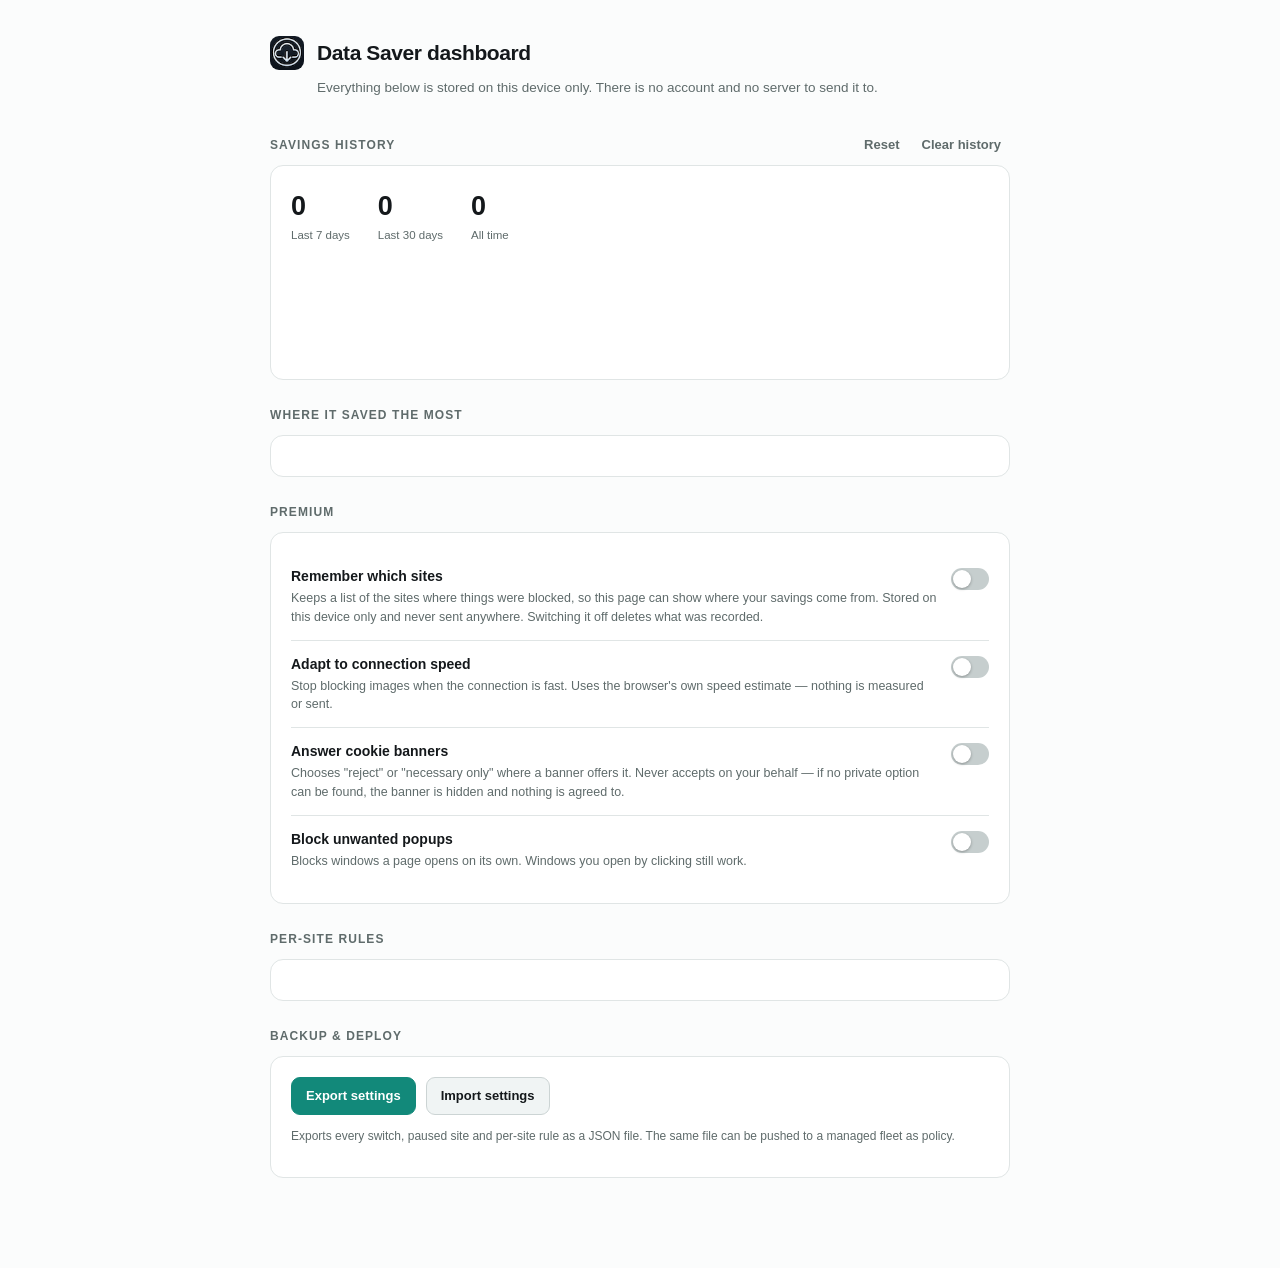
<file: dashboard.html>
<!DOCTYPE html>
<html lang="en">
<head>
  <meta charset="UTF-8">
  <meta name="viewport" content="width=device-width, initial-scale=1">
  <title>Data Saver Dashboard</title>
  <style>
    :root {
      color-scheme: light dark;

      --bg: #FBFCFC;
      --surface: #FFFFFF;
      --surface-2: #F0F4F4;
      --border: #E0E5E5;
      --border-2: #CCD4D4;
      --text: #14181B;
      --text-muted: #5F6B6B;
      --accent: #12897A;
      --accent-hover: #0D6E62;
      --accent-soft: rgba(18, 137, 122, 0.11);
      --on-accent: #FFFFFF;
      --accent-line: rgba(18, 137, 122, 0.34);
      --off: #C6CECE;

      /* Sequential ramp, one hue in three steps. The breakdown is parts of
         one total, not three unrelated categories, so a single hue is the
         correct encoding — and three saturated hues in a 360px panel would
         read as noise. Segments are separated by a 2px surface gap. */
      --ramp-1: #77D6C4;
      --ramp-2: #12897A;
      --ramp-3: #05433B;

      --shadow: 0 1px 2px rgba(15, 32, 30, 0.06), 0 4px 14px rgba(15, 32, 30, 0.05);
      --radius: 13px;
    }

    @media (prefers-color-scheme: dark) {
      :root {
        --bg: #1B1C1E;
        --surface: #232629;
        --surface-2: #2C3034;
        --border: #34383D;
        --border-2: #434850;
        --text: #F1F3F4;
        --text-muted: #98A0A6;
        --accent: #35C2AC;
        --accent-hover: #4AD3BD;
        --accent-soft: rgba(53, 194, 172, 0.15);
        --on-accent: #08221F;
        --accent-line: rgba(53, 194, 172, 0.40);
        --off: #4A5057;

        --ramp-1: #93EADA;
        --ramp-2: #2FB9A3;
        --ramp-3: #2E8A7C;

        --shadow: 0 1px 2px rgba(0, 0, 0, 0.28), 0 4px 14px rgba(0, 0, 0, 0.22);
      }
    }

    * { box-sizing: border-box; }

    body {
      font-family: -apple-system, BlinkMacSystemFont, "Segoe UI", Roboto,
                   "Helvetica Neue", Arial, sans-serif;
      margin: 0;
      background: var(--bg);
      color: var(--text);
      -webkit-font-smoothing: antialiased;
      line-height: 1.5;
    }

    .wrap { max-width: 780px; margin: 0 auto; padding-inline: 20px; padding-block: 36px 64px; }

    header { display: flex; align-items: center; gap: 13px; margin-bottom: 8px; }
    header img { width: 34px; height: 34px; border-radius: 9px; }
    h1 { margin: 0; font-size: 21px; font-weight: 700; letter-spacing: -0.4px; }
    .lede { color: var(--text-muted); font-size: 13.5px; margin: 0 0 30px 47px; }

    section { margin-bottom: 26px; }

    h2 {
      font-size: 12px; font-weight: 600; letter-spacing: 0.09em; text-transform: uppercase;
      color: var(--text-muted); margin: 0 0 11px;
    }

    .card {
      background: var(--surface);
      border: 1px solid var(--border);
      border-radius: 13px;
      padding: 20px;
    }

    .empty { color: var(--text-muted); font-size: 13px; }

    /* headline figures */
    .totals { display: flex; flex-wrap: wrap; gap: 28px; margin-bottom: 22px; }
    .total-n { font-size: 27px; font-weight: 700; letter-spacing: -0.8px; font-variant-numeric: tabular-nums; }
    .total-l { font-size: 11.5px; color: var(--text-muted); }

    /* 14-day trend — one series, so one colour and no legend */
    .trend { display: flex; align-items: flex-end; gap: 3px; height: 84px; }
    .trend div {
      flex: 1; min-width: 0; background: var(--accent); border-radius: 3px 3px 0 0;
      min-height: 2px; opacity: 0.85; transition: opacity 0.15s ease;
    }
    .trend div:hover { opacity: 1; }
    .trend-ax {
      display: flex; justify-content: space-between;
      font-size: 10.5px; color: var(--text-muted); margin-top: 7px;
      font-variant-numeric: tabular-nums;
    }

    /* top sites */
    .site-row { display: grid; grid-template-columns: 1fr 74px; gap: 14px; align-items: center; padding: 7px 0; }
    .site-row + .site-row { border-top: 1px solid var(--border); }
    .site-name { font-size: 13px; overflow: hidden; text-overflow: ellipsis; white-space: nowrap; }
    .site-bar { height: 5px; background: var(--surface-2); border-radius: 999px; margin-top: 5px; overflow: hidden; }
    .site-bar i { display: block; height: 100%; background: var(--ramp-2); border-radius: 999px; }
    .site-n { font-size: 12.5px; color: var(--text-muted); text-align: right; font-variant-numeric: tabular-nums; }

    /* toggle rows */
    .row { display: flex; align-items: flex-start; gap: 14px; padding: 13px 0; }
    .row + .row { border-top: 1px solid var(--border); }
    .row-body { flex: 1; min-width: 0; }
    .row-title { font-size: 14px; font-weight: 600; }
    .row-sub { font-size: 12.5px; color: var(--text-muted); margin-top: 2px; }

    .switch { position: relative; display: inline-block; width: 38px; height: 22px; flex-shrink: 0; margin-top: 2px; }
    .switch input { opacity: 0; width: 0; height: 0; }
    .slider { position: absolute; cursor: pointer; inset: 0; background-color: var(--off);
              transition: background-color 0.2s ease; border-radius: 999px; }
    .slider::before { position: absolute; content: ""; height: 18px; width: 18px; left: 2px; top: 2px;
                      background-color: #fff; border-radius: 50%; box-shadow: 0 1px 3px rgba(0,0,0,.3);
                      transition: transform 0.26s cubic-bezier(0.34,1.56,0.64,1); }
    input:checked + .slider { background-color: var(--accent); }
    input:checked + .slider::before { transform: translateX(16px); }
    input:focus-visible + .slider { outline: 2px solid var(--accent); outline-offset: 2px; }
    input:disabled + .slider { opacity: 0.5; cursor: not-allowed; }

    /* per-site profiles */
    .prof { display: grid; grid-template-columns: 1fr auto auto; gap: 12px; align-items: center; padding: 11px 0; }
    .prof + .prof { border-top: 1px solid var(--border); }
    .prof-host { font-size: 13.5px; font-weight: 600; overflow: hidden; text-overflow: ellipsis; white-space: nowrap; }
    .chips { display: flex; gap: 5px; flex-wrap: wrap; margin-top: 4px; }
    .prof + .shipped, .shipped + .prof { border-top: 1px solid var(--border); }
    .shipped > summary {
      cursor: pointer; padding: 11px 0; font-size: 12.5px; font-weight: 600; color: var(--text-muted);
    }
    .shipped > summary:hover { color: var(--text); }
    .shipped > summary:focus-visible { outline: 2px solid var(--accent); outline-offset: 2px; border-radius: 6px; }
    .shipped > .prof { border-top: 1px solid var(--border); }
    .chip {
      font-size: 10.5px; padding: 2px 7px; border-radius: 999px;
      background: var(--surface-2); color: var(--text-muted); white-space: nowrap;
    }
    .chip.on { background: var(--accent-soft); color: var(--accent); }

    button {
      font: inherit; font-size: 13px; font-weight: 600; cursor: pointer;
      padding: 8px 14px; border-radius: 9px;
      border: 1px solid var(--border-2); background: var(--surface-2); color: var(--text);
      transition: background 0.15s ease, border-color 0.15s ease, color 0.15s ease;
    }
    button:hover { background: var(--off); }
    button:focus-visible { outline: 2px solid var(--accent); outline-offset: 2px; }
    button.primary { background: var(--accent); border-color: var(--accent); color: var(--on-accent); }
    button.primary:hover { background: var(--accent-hover); border-color: var(--accent-hover); }
    button.quiet { background: none; border-color: transparent; color: var(--text-muted); padding: 6px 8px; }
    button.quiet:hover { background: var(--surface-2); color: var(--text); }

    .actions { display: flex; flex-wrap: wrap; gap: 10px; align-items: center; }
    .note { font-size: 12px; color: var(--text-muted); margin-top: 12px; }

    .managed {
      display: none; align-items: center; gap: 9px;
      background: var(--accent-soft); border: 1px solid var(--accent-line);
      color: var(--accent); border-radius: 10px; padding: 10px 14px;
      font-size: 12.5px; font-weight: 600; margin-bottom: 20px;
    }
    .managed.visible { display: flex; }

    .sec-head { display: flex; align-items: baseline; justify-content: space-between; gap: 12px; }

    @media (max-width: 560px) {
      .prof { grid-template-columns: 1fr auto; }
      .totals { gap: 20px; }
    }
    @media (prefers-reduced-motion: reduce) { * { animation: none !important; transition: none !important; } }
  </style>
</head>
<body>
  <div class="wrap">
    <header>
      <img src="icons/icon48.png" alt="">
      <h1 data-i18n="dashTitle">Data Saver dashboard</h1>
    </header>
    <p class="lede" data-i18n="dashLede">Everything below is stored on this device only. There is no account and no server to send it to.</p>

    <div class="managed" id="managedNotice">
      <span data-i18n="dashManaged">Some settings are managed by your organisation and cannot be changed here.</span>
    </div>

    <section>
      <div class="sec-head">
        <h2 data-i18n="dashHistory">Savings history</h2>
        <span style="display:flex;gap:4px">
          <button class="quiet" id="resetStats" type="button" data-i18n="savingsReset">Reset</button>
          <button class="quiet" id="clearHistory" type="button" data-i18n="dashClearHistory">Clear history</button>
        </span>
      </div>
      <div class="card">
        <div class="totals">
          <div><div class="total-n" id="t7">0</div><div class="total-l" data-i18n="dashLast7">Last 7 days</div></div>
          <div><div class="total-n" id="t30">0</div><div class="total-l" data-i18n="dashLast30">Last 30 days</div></div>
          <div><div class="total-n" id="tAll">0</div><div class="total-l" data-i18n="dashAllTime">All time</div>
          <div class="total-l" id="tSince" style="margin-top:2px"></div></div>
        </div>
        <div class="trend" id="trend"></div>
        <div class="trend-ax"><span id="trendFrom"></span><span id="trendTo"></span></div>
        <p class="empty" id="historyEmpty" data-i18n="dashHistoryEmpty" hidden>Nothing recorded yet.</p>
      </div>
    </section>

    <section>
      <h2 data-i18n="dashTopSites">Where it saved the most</h2>
      <div class="card" id="topSites"></div>
    </section>

    <section>
      <h2 data-i18n="dashPremium">Premium</h2>
      <div class="card">
        <div class="row">
          <div class="row-body">
            <div class="row-title" data-i18n="dashSiteHistory">Remember which sites</div>
            <div class="row-sub" data-i18n="dashSiteHistorySub">Keeps a list of the sites where things were blocked, so this page can show where your savings come from. Stored on this device only and never sent anywhere. Switching it off deletes what was recorded.</div>
          </div>
          <label class="switch"><input type="checkbox" id="siteHistory"><span class="slider"></span></label>
        </div>
        <div class="row">
          <div class="row-body">
            <div class="row-title" data-i18n="dashAuto">Adapt to connection speed</div>
            <div class="row-sub" data-i18n="dashAutoSub">Stop blocking images when the connection is fast. Uses the browser's own speed estimate — nothing is measured or sent.</div>
          </div>
          <label class="switch"><input type="checkbox" id="autoMode"><span class="slider"></span></label>
        </div>
        <div class="row">
          <div class="row-body">
            <div class="row-title" data-i18n="dashConsent">Answer cookie banners</div>
            <div class="row-sub" data-i18n="dashConsentSub">Chooses "reject" or "necessary only" where a banner offers it. Never accepts on your behalf — if no private option can be found, the banner is hidden and nothing is agreed to.</div>
          </div>
          <label class="switch"><input type="checkbox" id="consent"><span class="slider"></span></label>
        </div>
        <div class="row">
          <div class="row-body">
            <div class="row-title" data-i18n="dashPopups">Block unwanted popups</div>
            <div class="row-sub" data-i18n="dashPopupsSub">Blocks windows a page opens on its own. Windows you open by clicking still work.</div>
          </div>
          <label class="switch"><input type="checkbox" id="popups"><span class="slider"></span></label>
        </div>
      </div>
    </section>

    <section>
      <h2 data-i18n="dashProfiles">Per-site rules</h2>
      <div class="card" id="profiles"></div>
    </section>

    <section>
      <h2 data-i18n="dashBackup">Backup &amp; deploy</h2>
      <div class="card">
        <div class="actions">
          <button class="primary" id="exportBtn" type="button" data-i18n="dashExport">Export settings</button>
          <button id="importBtn" type="button" data-i18n="dashImport">Import settings</button>
          <input type="file" id="importFile" accept="application/json,.json" hidden>
        </div>
        <p class="note" id="ioNote" data-i18n="dashBackupNote">Exports every switch, paused site and per-site rule as a JSON file. The same file can be pushed to a managed fleet as policy.</p>
      </div>
    </section>
  </div>
  <script src="dashboard.js"></script>
</body>
</html>
</file>
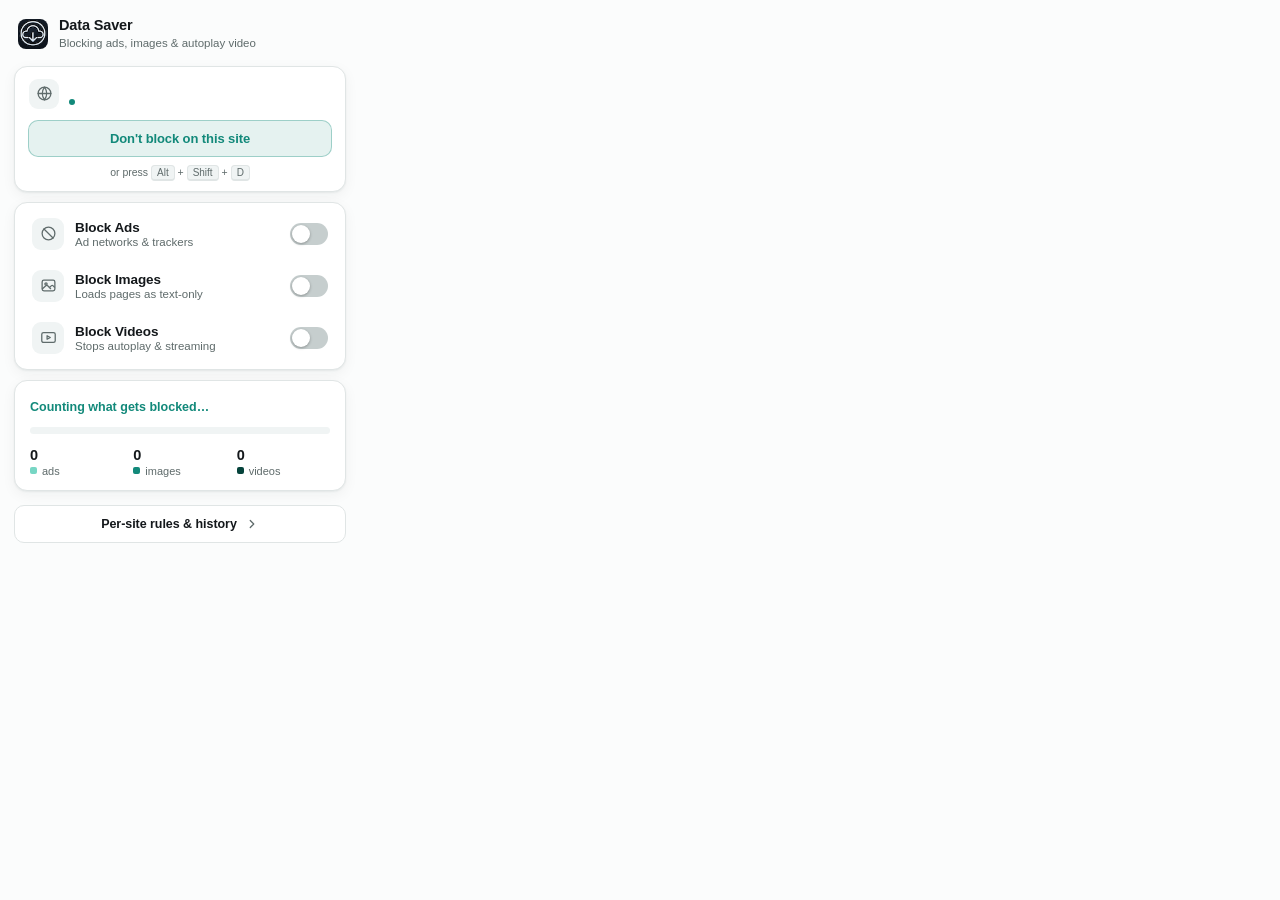
<file: popup.html>
<!DOCTYPE html>
<html lang="en">
<head>
  <meta charset="UTF-8">
  <title>Data Saver Controls</title>
  <style>
    /* ------------------------------------------------------------------
       PALETTE
       Built around the extension's own mark — a white download-cloud on
       charcoal — rather than the neon purple this panel used to carry,
       which appeared nowhere else in the product. Teal reads as network
       throughput, holds up against charcoal, and stays legible on white.

       Light mode is not decoration: a Chrome popup renders inside the
       browser's own chrome, so a dark-only panel looks bolted on for the
       roughly half of users not running a dark system theme.
       ------------------------------------------------------------------ */
    :root {
      color-scheme: light dark;

      --bg: #FBFCFC;
      --surface: #FFFFFF;
      --surface-2: #F0F4F4;
      --border: #E0E5E5;
      --border-2: #CCD4D4;
      --text: #14181B;
      --text-muted: #5F6B6B;
      --accent: #12897A;
      --accent-hover: #0D6E62;
      --accent-soft: rgba(18, 137, 122, 0.11);
      --on-accent: #FFFFFF;
      --accent-line: rgba(18, 137, 122, 0.34);
      --off: #C6CECE;

      /* Sequential ramp, one hue in three steps. The breakdown is parts of
         one total, not three unrelated categories, so a single hue is the
         correct encoding — and three saturated hues in a 360px panel would
         read as noise. Segments are separated by a 2px surface gap. */
      --ramp-1: #77D6C4;
      --ramp-2: #12897A;
      --ramp-3: #05433B;

      --shadow: 0 1px 2px rgba(15, 32, 30, 0.06), 0 4px 14px rgba(15, 32, 30, 0.05);
      --radius: 13px;
    }

    @media (prefers-color-scheme: dark) {
      :root {
        --bg: #1B1C1E;
        --surface: #232629;
        --surface-2: #2C3034;
        --border: #34383D;
        --border-2: #434850;
        --text: #F1F3F4;
        --text-muted: #98A0A6;
        --accent: #35C2AC;
        --accent-hover: #4AD3BD;
        --accent-soft: rgba(53, 194, 172, 0.15);
        --on-accent: #08221F;
        --accent-line: rgba(53, 194, 172, 0.40);
        --off: #4A5057;

        --ramp-1: #93EADA;
        --ramp-2: #2FB9A3;
        --ramp-3: #2E8A7C;

        --shadow: 0 1px 2px rgba(0, 0, 0, 0.28), 0 4px 14px rgba(0, 0, 0, 0.22);
      }
    }

    * { box-sizing: border-box; }

    /* Pinning html too keeps RTL anchored correctly when the panel is rendered
       in a viewport wider than itself, as headless screenshots are. */
    html { width: 360px; }

    body {
      font-family: -apple-system, BlinkMacSystemFont, "Segoe UI", "Inter",
                   Roboto, "Helvetica Neue", Arial, sans-serif;
      margin: 0;
      width: 360px;
      background: var(--bg);
      color: var(--text);
      -webkit-font-smoothing: antialiased;
      font-feature-settings: "cv11", "ss01";
    }

    .panel { display: flex; flex-direction: column; }

    /* ---------- Header ---------- */
    .header {
      display: flex;
      align-items: center;
      gap: 11px;
      padding: 16px 18px 14px;
    }

    .header img {
      width: 30px;
      height: 30px;
      border-radius: 8px;
      flex-shrink: 0;
    }

    .header-text { min-width: 0; }

    .header-text h1 {
      margin: 0;
      font-size: 14.5px;
      font-weight: 650;
      letter-spacing: -0.15px;
      line-height: 1.25;
    }

    .header-text p {
      margin: 2px 0 0;
      font-size: 11.5px;
      line-height: 1.35;
      color: var(--text-muted);
    }

    /* ---------- Shared card ---------- */
    .card {
      margin: 0 14px 10px;
      background: var(--surface);
      border: 1px solid var(--border);
      border-radius: var(--radius);
      box-shadow: var(--shadow);
    }

    /* ---------- Site control (primary action) ---------- */
    /* Blocking is aggressive everywhere, so "make this one site work" is the
       most important control in the popup and sits first, above the meter and
       the toggles. It used to be a small button at the bottom, below three
       switches — which meant the fastest visible fix for a broken page was to
       uninstall. */
    .site-primary { padding: 12px 13px 13px; }

    .site-line {
      display: flex;
      align-items: center;
      gap: 10px;
      padding: 0 1px 11px;
    }

    .site-dot {
      width: 30px;
      height: 30px;
      border-radius: 9px;
      background: var(--surface-2);
      color: var(--text-muted);
      display: flex;
      align-items: center;
      justify-content: center;
      flex-shrink: 0;
    }

    .site-dot svg { width: 17px; height: 17px; }

    .site-body { flex: 1; min-width: 0; }

    #siteHost {
      font-size: 13px;
      font-weight: 600;
      letter-spacing: -0.1px;
      white-space: nowrap;
      overflow: hidden;
      text-overflow: ellipsis;
    }

    #siteStatus {
      display: flex;
      align-items: center;
      gap: 5px;
      font-size: 11.5px;
      color: var(--text-muted);
      margin-top: 2px;
    }

    /* The state pip carries the status as shape+colour, so it does not rely on
       reading the sentence. */
    #siteStatus::before {
      content: "";
      width: 6px;
      height: 6px;
      border-radius: 50%;
      background: var(--accent);
      flex-shrink: 0;
      transition: background 0.2s ease;
    }

    #siteStatus.paused { color: var(--text-muted); }
    #siteStatus.paused::before { background: var(--off); }

    #siteToggleBtn {
      width: 100%;
      border: 1px solid var(--accent-line);
      border-radius: 10px;
      padding: 10px 12px;
      font: inherit;
      font-size: 13px;
      font-weight: 600;
      letter-spacing: -0.1px;
      cursor: pointer;
      background: var(--accent-soft);
      color: var(--accent);
      transition: background 0.16s ease, border-color 0.16s ease,
                  transform 0.12s ease, box-shadow 0.16s ease;
    }

    #siteToggleBtn:hover:not(:disabled) {
      background: var(--accent);
      border-color: var(--accent);
      color: var(--on-accent);
      box-shadow: 0 2px 10px var(--accent-soft);
    }

    #siteToggleBtn:active:not(:disabled) { transform: translateY(1px); }

    #siteToggleBtn:focus-visible {
      outline: 2px solid var(--accent);
      outline-offset: 2px;
    }

    /* Resumed-here is the changed, noteworthy state — flip the emphasis so it
       reads at a glance that this site is an exception. */
    #siteToggleBtn.is-paused {
      background: var(--surface-2);
      border-color: var(--border-2);
      color: var(--text);
    }

    #siteToggleBtn.is-paused:hover:not(:disabled) {
      background: var(--off);
      border-color: var(--off);
      color: var(--text);
      box-shadow: none;
    }

    #siteToggleBtn:disabled { opacity: 0.45; cursor: default; }

    /* Per-site rules. The three pills say what happens ON THIS SITE, which may
       differ from the global switches below. Tapping one sets an override for
       this site only; tapping it back to match the global setting clears it,
       so the stored set stays a list of real exceptions. */
    .site-only {
      display: flex;
      gap: 6px;
      margin-top: 10px;
    }

    .site-only[hidden] { display: none; }

    .pill {
      flex: 1;
      font: inherit;
      font-size: 11px;
      font-weight: 600;
      padding: 6px 4px;
      border-radius: 8px;
      cursor: pointer;
      border: 1px solid var(--border);
      background: var(--surface-2);
      color: var(--text-muted);
      white-space: nowrap;
      overflow: hidden;
      text-overflow: ellipsis;
      transition: background 0.15s ease, color 0.15s ease, border-color 0.15s ease;
    }

    .pill:hover:not(:disabled) { border-color: var(--border-2); color: var(--text); }
    .pill:focus-visible { outline: 2px solid var(--accent); outline-offset: 2px; }
    .pill:disabled { opacity: 0.45; cursor: default; }

    /* ALLOWED here — the category loads on this site. Blocking is the resting
       state and stays grey; lighting a pill up means "let this through", the
       way a switched-on image or video looks. */
    .pill.on {
      background: var(--accent-soft);
      border-color: var(--accent-line);
      color: var(--accent);
    }

    /* An explicit per-site exception, so it is visibly different from simply
       inheriting a global switch. Dashed either way; an allowed exception
       keeps its bright colours rather than being washed back to grey. */
    .pill.override { border-style: dashed; border-color: var(--border-2); color: var(--text); }
    .pill.on.override { border-color: var(--accent-line); color: var(--accent); }

    /* Opens the dashboard. A real button rather than a text link: it leaves
       the popup for another surface, which is a bigger action than it looked
       like when it was a line of grey text people did not notice. */
    .dash-link {
      display: flex;
      align-items: center;
      justify-content: center;
      gap: 8px;
      width: 100%;
      font: inherit;
      font-size: 12.5px;
      font-weight: 600;
      letter-spacing: -0.05px;
      color: var(--text);
      background: var(--surface);
      border: 1px solid var(--border);
      padding: 11px 14px;
      border-radius: 10px;
      cursor: pointer;
      transition: background 0.15s ease, border-color 0.15s ease;
    }

    .dash-link:hover { background: var(--surface-2); border-color: var(--border-2); }
    .dash-link:active { transform: translateY(1px); }
    .dash-link:focus-visible { outline: 2px solid var(--accent); outline-offset: 2px; }

    .dash-link svg {
      width: 14px;
      height: 14px;
      flex: none;
      color: var(--text-muted);
    }

    .shortcut-hint {
      font-size: 10.5px;
      color: var(--text-muted);
      text-align: center;
      margin-top: 9px;
    }

    .shortcut-hint kbd {
      font-family: inherit;
      font-size: 10px;
      font-weight: 500;
      background: var(--surface-2);
      border: 1px solid var(--border);
      border-bottom-width: 2px;
      border-radius: 4px;
      padding: 1px 5px;
      color: var(--text-muted);
    }

    /* ---------- Savings meter ---------- */
    .savings { padding: 15px 15px 13px; }

    .savings-top {
      display: flex;
      align-items: baseline;
      gap: 7px;
    }

    /* The big number is hidden until there is something to show — a lone
       placeholder dash reads as a rendering glitch, not as "no data yet".
       display:flex would otherwise beat the hidden attribute's display:none. */
    .savings-top[hidden] { display: none; }

    #savedAmount {
      font-size: 33px;
      font-weight: 700;
      letter-spacing: -1.2px;
      color: var(--text);
      font-variant-numeric: tabular-nums;
      line-height: 1.05;
    }

    #savedUnit {
      font-size: 12px;
      font-weight: 600;
      color: var(--text-muted);
      letter-spacing: -0.1px;
    }

    .savings-label {
      font-size: 12.5px;
      font-weight: 550;
      color: var(--accent);
      margin-top: 4px;
    }

    /* ---------- Composition bar ---------- */
    /* Sequential, because these three are parts of one total. Segments carry
       a 2px surface gap so adjacent steps stay separable, and each is direct-
       labelled below, so identity never rests on colour alone. */
    .bar {
      display: flex;
      gap: 2px;
      height: 7px;
      margin-top: 13px;
      border-radius: 999px;
      overflow: hidden;
      background: var(--surface-2);
    }

    .bar span {
      display: block;
      height: 100%;
      width: 0;
      border-radius: 999px;
      transition: width 0.55s cubic-bezier(0.22, 1, 0.36, 1);
    }

    .bar span:nth-child(1) { background: var(--ramp-1); }
    .bar span:nth-child(2) { background: var(--ramp-2); }
    .bar span:nth-child(3) { background: var(--ramp-3); }

    .savings-breakdown {
      display: flex;
      gap: 10px;
      margin-top: 13px;
    }

    .savings-stat { flex: 1; min-width: 0; }

    .savings-stat b {
      display: block;
      font-size: 14.5px;
      font-weight: 650;
      font-variant-numeric: tabular-nums;
      letter-spacing: -0.3px;
    }

    .savings-stat span {
      display: flex;
      align-items: center;
      gap: 5px;
      font-size: 11px;
      color: var(--text-muted);
      margin-top: 2px;
    }

    .savings-stat span::before {
      content: "";
      width: 7px;
      height: 7px;
      border-radius: 2px;
      flex-shrink: 0;
    }

    .savings-stat:nth-child(1) span::before { background: var(--ramp-1); }
    .savings-stat:nth-child(2) span::before { background: var(--ramp-2); }
    .savings-stat:nth-child(3) span::before { background: var(--ramp-3); }

    /* ---------- Review prompt ---------- */
    /* Asked in the popup rather than injected into the page: it appears only
       when the user has chosen to look at their own savings, which is both the
       least intrusive moment and the one where the number is on screen. */
    .review { padding: 14px 15px 13px; border-color: var(--accent-line); }
    .review[hidden] { display: none; }

    .review-top { display: flex; align-items: flex-start; gap: 10px; }

    .review-star {
      width: 28px;
      height: 28px;
      border-radius: 8px;
      background: var(--accent-soft);
      color: var(--accent);
      display: flex;
      align-items: center;
      justify-content: center;
      flex-shrink: 0;
    }

    .review-star svg { width: 16px; height: 16px; }

    .review h2 {
      margin: 0;
      font-size: 13px;
      font-weight: 650;
      letter-spacing: -0.15px;
      line-height: 1.3;
    }

    #reviewBody {
      margin: 3px 0 0;
      font-size: 11.5px;
      line-height: 1.45;
      color: var(--text-muted);
    }

    .review-actions { display: flex; gap: 8px; margin-top: 12px; }

    .review-actions button {
      flex: 1;
      font: inherit;
      font-size: 12.5px;
      font-weight: 600;
      padding: 9px 10px;
      border-radius: 9px;
      cursor: pointer;
      transition: background 0.16s ease, border-color 0.16s ease, color 0.16s ease;
    }

    #reviewRate {
      border: 1px solid var(--accent);
      background: var(--accent);
      color: var(--on-accent);
      flex: 1.4;
    }

    #reviewRate:hover { background: var(--accent-hover); border-color: var(--accent-hover); }

    #reviewLater {
      border: 1px solid var(--border-2);
      background: transparent;
      color: var(--text-muted);
    }

    #reviewLater:hover { background: var(--surface-2); color: var(--text); }

    .review-actions button:focus-visible { outline: 2px solid var(--accent); outline-offset: 2px; }

    /* ---------- Toggle rows ---------- */
    .rules {
      padding: 6px 7px;
      display: flex;
      flex-direction: column;
      gap: 2px;
    }

    .rule-row {
      display: flex;
      align-items: center;
      gap: 11px;
      padding: 9px 10px;
      border-radius: 10px;
      cursor: pointer;
      transition: background 0.15s ease;
    }

    .rule-row:hover { background: var(--surface-2); }

    .rule-icon {
      width: 32px;
      height: 32px;
      border-radius: 9px;
      background: var(--surface-2);
      color: var(--text-muted);
      display: flex;
      align-items: center;
      justify-content: center;
      flex-shrink: 0;
      transition: background 0.18s ease, color 0.18s ease;
    }

    .rule-icon svg { width: 17px; height: 17px; }

    /* The icon picks up the accent when its rule is on, so the row's state is
       legible from the left edge as well as the switch on the right. */
    .rule-row:has(input:checked) .rule-icon {
      background: var(--accent-soft);
      color: var(--accent);
    }

    .rule-body { flex: 1; min-width: 0; }

    .rule-title {
      display: block;
      font-size: 13.5px;
      font-weight: 600;
      letter-spacing: -0.1px;
    }

    .rule-subtitle {
      display: block;
      font-size: 11.5px;
      color: var(--text-muted);
      margin-top: 1px;
    }

    /* ---------- Switch ---------- */
    .switch {
      position: relative;
      display: inline-block;
      width: 38px;
      height: 22px;
      flex-shrink: 0;
    }

    .switch input { opacity: 0; width: 0; height: 0; }

    .slider {
      position: absolute;
      cursor: pointer;
      inset: 0;
      background-color: var(--off);
      transition: background-color 0.2s ease;
      border-radius: 999px;
    }

    .slider::before {
      position: absolute;
      content: "";
      height: 18px;
      width: 18px;
      left: 2px;
      top: 2px;
      background-color: #FFFFFF;
      /* Overshoots slightly and settles — the difference between a control
         that moves and one that feels physical. */
      transition: transform 0.26s cubic-bezier(0.34, 1.56, 0.64, 1);
      border-radius: 50%;
      box-shadow: 0 1px 3px rgba(0, 0, 0, 0.3);
    }

    input:checked + .slider { background-color: var(--accent); }
    input:checked + .slider::before { transform: translateX(16px); }

    input:focus-visible + .slider {
      outline: 2px solid var(--accent);
      outline-offset: 2px;
    }

    /* ---------- Footer ---------- */
    .footer { padding: 4px 14px 14px; display: flex; flex-direction: column; gap: 8px; }

    .saved-flash {
      font-size: 11px;
      color: var(--accent);
      font-weight: 550;
      opacity: 0;
      transition: opacity 0.25s ease;
      height: 14px;
    }

    .saved-flash.visible { opacity: 1; }

    /* ---------- RTL ---------- */
    /* Only the places where physical direction was assumed. Everything else is
       flexbox, which mirrors on its own. */
    [dir="rtl"] .savings-breakdown { direction: rtl; }
    [dir="rtl"] .savings-stat { text-align: right; }
    [dir="rtl"] .shortcut-hint kbd { direction: ltr; display: inline-block; }
    [dir="rtl"] #savedAmount { direction: ltr; display: inline-block; }

    /* ---------- Motion ---------- */
    /* The panel settles in on open. The resting state below is the finished
       state, so if the animation never runs the popup is still correct. */
    @media (prefers-reduced-motion: no-preference) {
      .panel > * {
        animation: rise 0.34s cubic-bezier(0.22, 1, 0.36, 1) both;
      }
      .panel > *:nth-child(2) { animation-delay: 0.03s; }
      .panel > *:nth-child(3) { animation-delay: 0.06s; }
      .panel > *:nth-child(4) { animation-delay: 0.09s; }
      .panel > *:nth-child(5) { animation-delay: 0.12s; }
    }

    @keyframes rise {
      from { opacity: 0; transform: translateY(5px); }
      to   { opacity: 1; transform: none; }
    }

    @media (prefers-reduced-motion: reduce) {
      * { animation: none !important; transition: none !important; }
    }
  </style>
</head>
<body>
  <div class="panel">
    <div class="header">
      <img src="icons/icon48.png" alt="">
      <div class="header-text">
        <h1 data-i18n="popupTitle">Data Saver</h1>
        <p data-i18n="popupTagline">Blocking ads, images &amp; autoplay video</p>
      </div>
    </div>

    <div class="card site-primary">
      <div class="site-line">
        <span class="site-dot" aria-hidden="true">
          <svg viewBox="0 0 24 24" fill="none" stroke="currentColor" stroke-width="1.8" stroke-linecap="round" stroke-linejoin="round">
            <circle cx="12" cy="12" r="9"></circle>
            <path d="M3 12h18"></path>
            <path d="M12 3a15 15 0 0 1 0 18a15 15 0 0 1 0-18z"></path>
          </svg>
        </span>
        <span class="site-body">
          <div id="siteHost">&nbsp;</div>
          <div id="siteStatus">&nbsp;</div>
        </span>
      </div>
      <button id="siteToggleBtn" type="button" data-i18n="siteDontBlock">Don't block on this site</button>
      <div class="site-only" id="siteOnly" hidden>
        <button class="pill" id="pillAds" type="button" data-key="ads">ads</button>
        <button class="pill" id="pillImages" type="button" data-key="images">images</button>
        <button class="pill" id="pillMedia" type="button" data-key="media">videos</button>
      </div>
      <div class="shortcut-hint"><span data-i18n="shortcutHint">or press</span> <kbd>Alt</kbd> + <kbd>Shift</kbd> + <kbd>D</kbd></div>
    </div>

    <div class="card rules">
      <label class="rule-row">
        <span class="rule-icon" aria-hidden="true">
          <svg viewBox="0 0 24 24" fill="none" stroke="currentColor" stroke-width="1.8" stroke-linecap="round" stroke-linejoin="round">
            <circle cx="12" cy="12" r="9"></circle>
            <path d="M5.6 5.6l12.8 12.8"></path>
          </svg>
        </span>
        <span class="rule-body">
          <span class="rule-title" data-i18n="blockAds">Block Ads</span>
          <span class="rule-subtitle" data-i18n="blockAdsSub">Ad networks &amp; trackers</span>
        </span>
        <span class="switch">
          <input type="checkbox" id="adsToggle">
          <span class="slider"></span>
        </span>
      </label>

      <label class="rule-row">
        <span class="rule-icon" aria-hidden="true">
          <svg viewBox="0 0 24 24" fill="none" stroke="currentColor" stroke-width="1.8" stroke-linecap="round" stroke-linejoin="round">
            <rect x="3" y="4.5" width="18" height="15" rx="2.5"></rect>
            <circle cx="8.5" cy="10" r="1.6"></circle>
            <path d="M3.5 16.5l4.7-4.2a2 2 0 0 1 2.7.05L15 16.5"></path>
            <path d="M14 14.2l1.9-1.7a2 2 0 0 1 2.7.06l1.9 1.8"></path>
          </svg>
        </span>
        <span class="rule-body">
          <span class="rule-title" data-i18n="blockImages">Block Images</span>
          <span class="rule-subtitle" data-i18n="blockImagesSub">Loads pages as text-only</span>
        </span>
        <span class="switch">
          <input type="checkbox" id="imagesToggle">
          <span class="slider"></span>
        </span>
      </label>

      <label class="rule-row">
        <span class="rule-icon" aria-hidden="true">
          <svg viewBox="0 0 24 24" fill="none" stroke="currentColor" stroke-width="1.8" stroke-linecap="round" stroke-linejoin="round">
            <rect x="2.5" y="5" width="19" height="14" rx="2.5"></rect>
            <path d="M10 9.5l4.5 2.5-4.5 2.5z"></path>
          </svg>
        </span>
        <span class="rule-body">
          <span class="rule-title" data-i18n="blockVideos">Block Videos</span>
          <span class="rule-subtitle" data-i18n="blockVideosSub">Stops autoplay &amp; streaming</span>
        </span>
        <span class="switch">
          <input type="checkbox" id="mediaToggle">
          <span class="slider"></span>
        </span>
      </label>
    </div>

    <div class="card savings">
      <div class="savings-top" id="savedTop" hidden>
        <span id="savedAmount"></span>
        <span id="savedUnit" data-i18n="savingsRequests">requests blocked</span>
      </div>
      <div class="savings-label" id="savedLabel" data-i18n="savingsCounting">Counting what gets blocked…</div>
      <div class="bar" id="savedBar" aria-hidden="true">
        <span id="barAds"></span>
        <span id="barImages"></span>
        <span id="barMedia"></span>
      </div>
      <div class="savings-breakdown">
        <div class="savings-stat">
          <b id="statAds">0</b>
          <span data-i18n="savingsAds">ads</span>
        </div>
        <div class="savings-stat">
          <b id="statImages">0</b>
          <span data-i18n="savingsImages">images</span>
        </div>
        <div class="savings-stat">
          <b id="statMedia">0</b>
          <span data-i18n="savingsVideos">videos</span>
        </div>
      </div>
    </div>

    <div class="card review" id="reviewCard" hidden>
      <div class="review-top">
        <span class="review-star" aria-hidden="true">
          <svg viewBox="0 0 24 24" fill="none" stroke="currentColor" stroke-width="1.8" stroke-linecap="round" stroke-linejoin="round">
            <path d="M12 3.5l2.6 5.3 5.9.9-4.25 4.14 1 5.86L12 16.94l-5.25 2.76 1-5.86L3.5 9.7l5.9-.9z"></path>
          </svg>
        </span>
        <div>
          <h2 id="reviewTitle" data-i18n="reviewTitle">Enjoying Data Saver?</h2>
          <p id="reviewBody">A quick rating helps other people on limited data find it.</p>
        </div>
      </div>
      <div class="review-actions">
        <button id="reviewRate" type="button" data-i18n="reviewRate">Rate it</button>
        <button id="reviewLater" type="button" data-i18n="reviewLater">Not now</button>
      </div>
    </div>

    <div class="footer">
      <button class="dash-link" id="openDashboard" type="button">
        <span data-i18n="dashOpen">Per-site rules &amp; history</span>
        <svg viewBox="0 0 24 24" fill="none" stroke="currentColor" stroke-width="2.2"
             stroke-linecap="round" stroke-linejoin="round" aria-hidden="true">
          <path d="M9 6l6 6-6 6"></path>
        </svg>
      </button>
      <div class="saved-flash" id="savedFlash" data-i18n="saved">Saved</div>
    </div>
  </div>

  <script src="popup.js"></script>
</body>
</html>
</file>
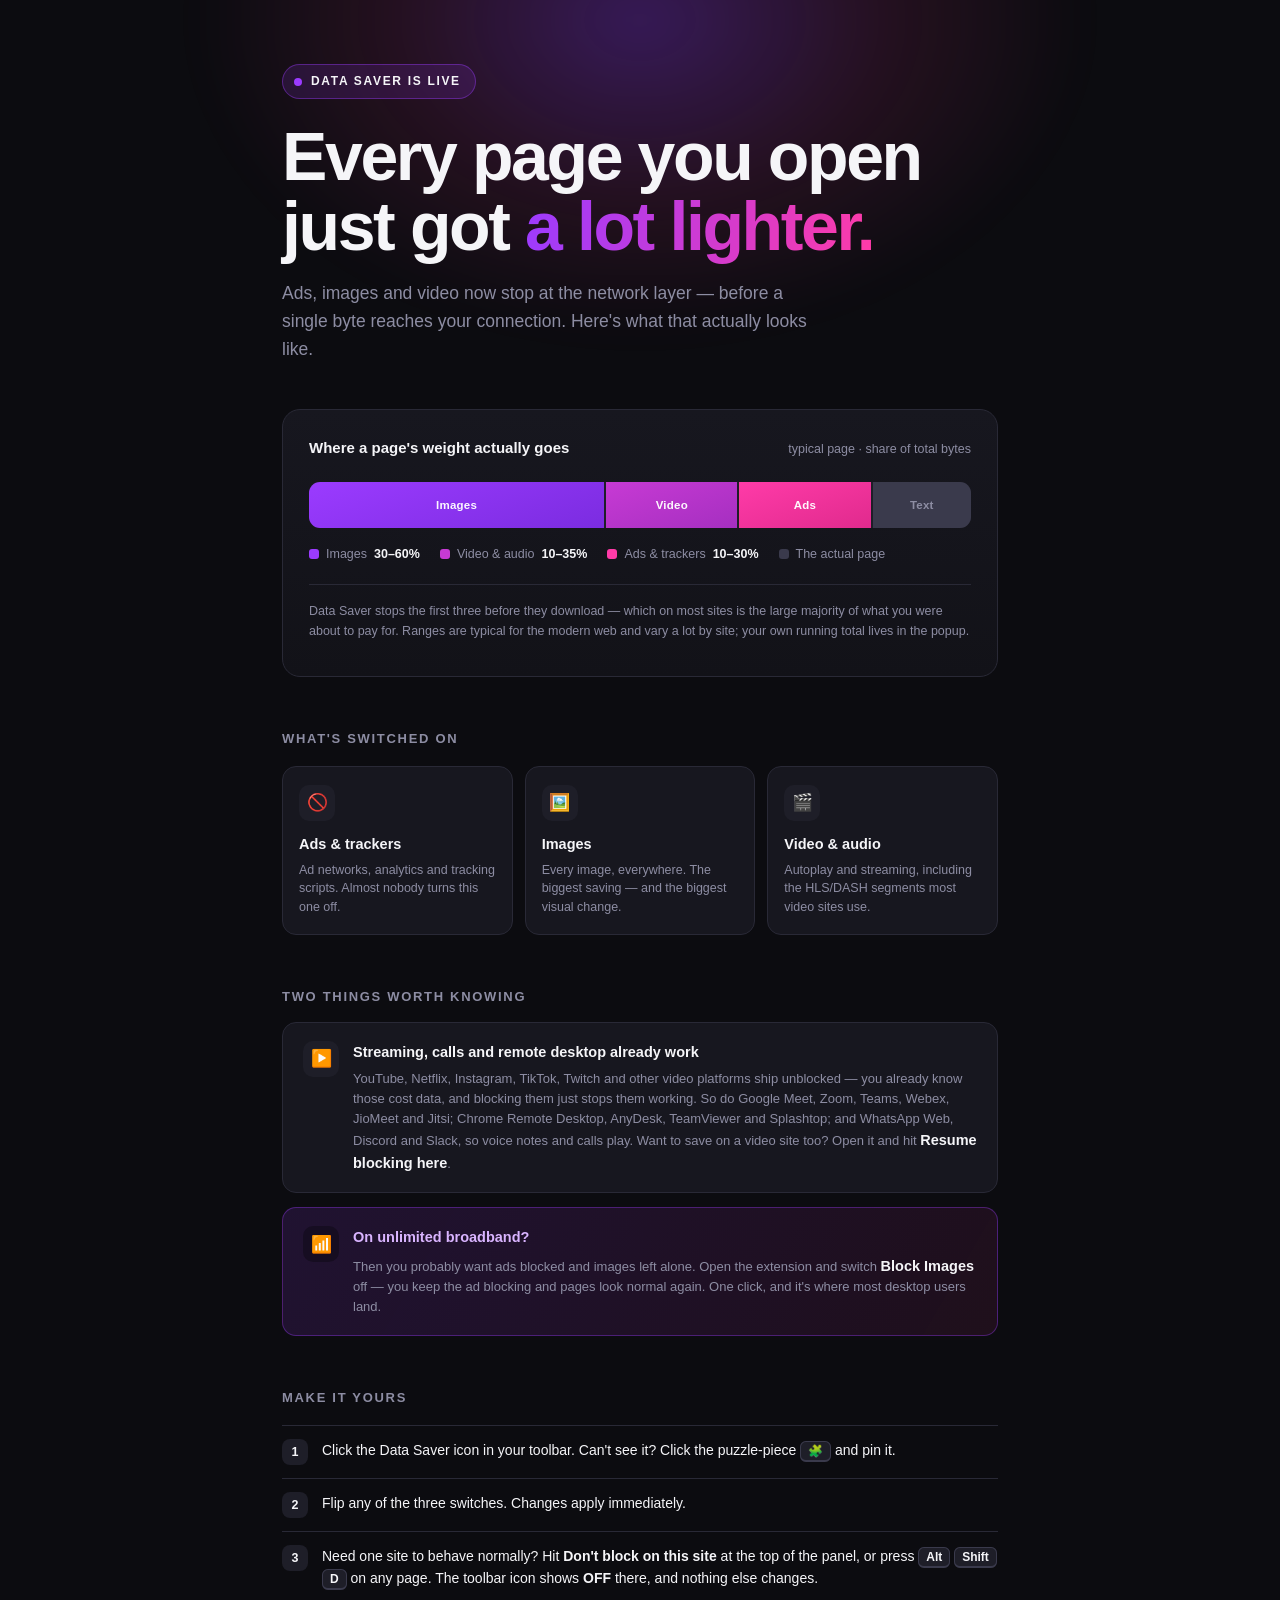
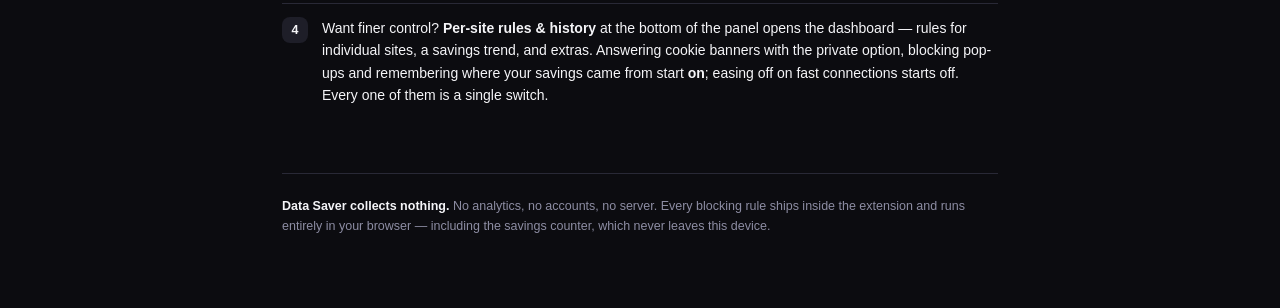
<file: welcome.html>
<!DOCTYPE html>
<html lang="en">
<head>
<meta charset="UTF-8">
<meta name="viewport" content="width=device-width, initial-scale=1">
<title>Data Saver is live</title>
<style>
  /* No web fonts, no images, no external requests — this page loads on exactly
     the connections the extension exists for. All the energy comes from type,
     colour and motion, which cost nothing to download. */
  :root {
    --ink: #0c0c10;
    --ink-2: #121218;
    --surface: #17171f;
    --surface-2: #1e1e28;
    --border: #292936;
    --border-lit: #3a3a4c;
    --text: #f5f5f8;
    --muted: #8d8da3;
    --violet: #9b3bff;
    --magenta: #ff3ba8;
    --grad: linear-gradient(100deg, var(--violet), var(--magenta));
  }

  * { box-sizing: border-box; }

  body {
    margin: 0;
    background: var(--ink);
    color: var(--text);
    font-family: -apple-system, BlinkMacSystemFont, "Segoe UI", Roboto, "Helvetica Neue", Arial, sans-serif;
    line-height: 1.6;
    overflow-x: hidden;
  }

  /* One soft bloom behind the hero, rather than gradients scattered about. */
  .bloom {
    position: absolute;
    top: -300px; left: 50%;
    width: 900px; height: 640px;
    margin-left: -450px;
    background: radial-gradient(closest-side, rgba(155,59,255,.30), rgba(255,59,168,.10) 55%, transparent);
    filter: blur(18px);
    pointer-events: none;
    z-index: 0;
  }

  main {
    position: relative;
    z-index: 1;
    max-width: 760px;
    margin: 0 auto;
    padding: 0 22px 72px;
  }

  /* ---------- hero ---------- */
  .hero { padding: 64px 0 8px; }

  .live {
    display: inline-flex;
    align-items: center;
    gap: 9px;
    font-size: 12px;
    font-weight: 700;
    letter-spacing: .14em;
    text-transform: uppercase;
    color: var(--text);
    background: rgba(155,59,255,.14);
    border: 1px solid rgba(155,59,255,.4);
    padding: 7px 14px 7px 11px;
    border-radius: 999px;
  }

  .pip {
    width: 8px; height: 8px;
    border-radius: 50%;
    background: var(--violet);
    animation: pulse 2.1s ease-out infinite;
  }

  @keyframes pulse {
    0%   { box-shadow: 0 0 0 0 rgba(155,59,255,.7); }
    70%  { box-shadow: 0 0 0 11px rgba(155,59,255,0); }
    100% { box-shadow: 0 0 0 0 rgba(155,59,255,0); }
  }

  h1 {
    font-size: clamp(40px, 7.4vw, 68px);
    line-height: 1.03;
    letter-spacing: -0.035em;
    font-weight: 800;
    margin: 22px 0 0;
    text-wrap: balance;
  }

  /* Painted text needs a real colour underneath: if background-clip:text is
     unsupported the gradient is ignored and this stays readable. */
  h1 .pop {
    color: var(--violet);
    background: var(--grad);
    -webkit-background-clip: text;
    background-clip: text;
  }

  @supports ((-webkit-background-clip: text) or (background-clip: text)) {
    h1 .pop { color: transparent; }
  }

  .lede {
    font-size: 17.5px;
    color: var(--muted);
    margin: 18px 0 0;
    max-width: 54ch;
  }

  /* ---------- the proof ---------- */
  .proof {
    margin-top: 38px;
    background: linear-gradient(180deg, var(--surface), var(--ink-2));
    border: 1px solid var(--border);
    border-radius: 18px;
    padding: 26px 26px 22px;
  }

  .proof-head {
    display: flex;
    flex-wrap: wrap;
    gap: 6px 14px;
    align-items: baseline;
    justify-content: space-between;
    margin-bottom: 22px;
  }

  .proof-head h2 { font-size: 15px; margin: 0; font-weight: 700; }
  .proof-head span { font-size: 12.5px; color: var(--muted); font-variant-numeric: tabular-nums; }

  /* One stacked bar: the page, by weight. The three blocked slices carry the
     colour, the surviving slice is deliberately drab — the picture makes the
     argument before any of the text does. */
  .weight {
    display: flex;
    height: 46px;
    border-radius: 11px;
    overflow: hidden;
    background: var(--surface-2);
    gap: 2px;
  }

  .seg {
    display: flex;
    align-items: center;
    justify-content: center;
    min-width: 0;
    overflow: hidden;
    /* Resting state is the FINISHED layout — welcome.js collapses these to 0
       and grows them back, so a blocked or failed script leaves a correct bar
       rather than an empty one. flex-shrink absorbs the 2px gaps so the shares
       still fit exactly across the container. */
    flex: 0 1 auto;
    transition: width 1.1s cubic-bezier(.22,.9,.3,1);
  }

  .seg i {
    font-style: normal;
    font-size: 11.5px;
    font-weight: 700;
    letter-spacing: .02em;
    color: rgba(255,255,255,.96);
    white-space: nowrap;
    padding: 0 6px;
  }

  /* Widths mirror the data-w attributes the script reads. */
  .s-img   { width: 45%; background: linear-gradient(160deg, #9b3bff, #7b2ce0); }
  .s-video { width: 20%; background: linear-gradient(160deg, #c73ad4, #a52fc0); }
  .s-ads   { width: 20%; background: linear-gradient(160deg, #ff3ba8, #e02a8d); }
  .s-rest  { width: 15%; background: var(--border-lit); }
  .s-rest i { color: var(--muted); }

  .key {
    list-style: none;
    margin: 16px 0 0;
    padding: 0;
    display: flex;
    flex-wrap: wrap;
    gap: 8px 20px;
    font-size: 12.5px;
    color: var(--muted);
  }

  .key li { display: flex; align-items: center; gap: 7px; }
  .key b { color: var(--text); font-weight: 700; font-variant-numeric: tabular-nums; }

  .dot { width: 10px; height: 10px; border-radius: 3px; flex-shrink: 0; }
  .d-img   { background: #9b3bff; }
  .d-video { background: #c73ad4; }
  .d-ads   { background: #ff3ba8; }
  .d-rest  { background: var(--border-lit); }

  .proof-foot {
    margin-top: 20px;
    padding-top: 16px;
    border-top: 1px solid var(--border);
    font-size: 12.5px;
    color: var(--muted);
  }

  /* ---------- sections ---------- */
  h2.sec {
    font-size: 13px;
    letter-spacing: .13em;
    text-transform: uppercase;
    color: var(--muted);
    font-weight: 700;
    margin: 52px 0 0;
  }

  .grid {
    display: grid;
    grid-template-columns: repeat(3, 1fr);
    gap: 12px;
    margin-top: 16px;
  }

  .tile {
    background: var(--surface);
    border: 1px solid var(--border);
    border-radius: 14px;
    padding: 18px 16px 17px;
    transition: transform .18s ease, border-color .18s ease;
  }

  .tile:hover { transform: translateY(-3px); border-color: var(--border-lit); }

  .tile .glyph,
  .note .glyph {
    width: 36px; height: 36px;
    border-radius: 10px;
    background: var(--surface-2);
    display: flex; align-items: center; justify-content: center;
    font-size: 17px;
    flex-shrink: 0;
  }

  .tile .glyph { margin-bottom: 12px; }

  .tile b { display: block; font-size: 14.5px; }
  .tile p { margin: 5px 0 0; font-size: 12.5px; color: var(--muted); line-height: 1.5; }

  .note {
    margin-top: 14px;
    border-radius: 14px;
    padding: 18px 20px;
    background: var(--surface);
    border: 1px solid var(--border);
    display: flex;
    gap: 14px;
    align-items: flex-start;
  }

  .note.accent {
    background: linear-gradient(120deg, rgba(155,59,255,.14), rgba(255,59,168,.08));
    border-color: rgba(155,59,255,.36);
  }

  .note.accent .glyph { background: rgba(0,0,0,.3); }

  .note b { display: block; font-size: 14.5px; }
  .note p { margin: 5px 0 0; font-size: 13px; color: var(--muted); line-height: 1.55; }
  .note p b { display: inline; color: var(--text); }
  .note.accent > span > b { color: #d9b4ff; }

  ol.steps { margin: 16px 0 0; padding: 0; list-style: none; counter-reset: s; }

  ol.steps li {
    counter-increment: s;
    display: grid;
    grid-template-columns: 26px 1fr;
    gap: 14px;
    align-items: start;
    padding: 13px 0;
    border-top: 1px solid var(--border);
    font-size: 14px;
  }

  ol.steps li::before {
    content: counter(s);
    width: 26px; height: 26px;
    border-radius: 8px;
    background: var(--surface-2);
    color: var(--text);
    font-size: 12.5px;
    font-weight: 700;
    display: flex; align-items: center; justify-content: center;
  }

  kbd {
    font-family: inherit;
    font-size: 12px;
    font-weight: 600;
    background: var(--surface-2);
    border: 1px solid var(--border-lit);
    border-bottom-width: 2px;
    border-radius: 6px;
    padding: 2px 7px;
    white-space: nowrap;
  }

  footer {
    margin-top: 54px;
    padding-top: 22px;
    border-top: 1px solid var(--border);
    font-size: 12.5px;
    color: var(--muted);
    line-height: 1.6;
  }

  footer b { color: var(--text); font-weight: 600; }

  /* Entrance: welcome.js adds .anim to <body> and staggers .in onto these.
     Without JS they are simply already visible — nothing is parked at
     opacity:0 waiting on a script that might never run. */
  body.anim .rise { opacity: 0; transform: translateY(14px); }
  body.anim .rise.in {
    opacity: 1; transform: none;
    transition: opacity .55s ease, transform .55s cubic-bezier(.22,.9,.3,1);
  }

  @media (max-width: 620px) {
    .grid { grid-template-columns: 1fr; }
    .hero { padding-top: 44px; }
    .weight { height: 40px; }
    /* Below this the narrow slices cannot hold a word legibly — the key carries
       the labels instead. */
    .seg i { display: none; }
  }

  @media (prefers-reduced-motion: reduce) {
    *, *::before { animation: none !important; transition: none !important; }
    body.anim .rise { opacity: 1; transform: none; }
  }
</style>
</head>
<body>
<div class="bloom"></div>
<main>

  <section class="hero">
    <span class="live rise"><span class="pip"></span>Data Saver is live</span>
    <h1 class="rise">Every page you open<br>just got <span class="pop">a lot lighter.</span></h1>
    <p class="lede rise">Ads, images and video now stop at the network layer — before a single
    byte reaches your connection. Here's what that actually looks like.</p>
  </section>

  <section class="proof rise">
    <div class="proof-head">
      <h2>Where a page's weight actually goes</h2>
      <span>typical page &middot; share of total bytes</span>
    </div>

    <div class="weight" role="img"
         aria-label="On a typical page, images are about 45 percent of total bytes, video about 20 percent, ads and trackers about 20 percent, and the actual text and code about 15 percent. Data Saver removes the first three.">
      <span class="seg s-img"   data-w="45"><i>Images</i></span>
      <span class="seg s-video" data-w="20"><i>Video</i></span>
      <span class="seg s-ads"   data-w="20"><i>Ads</i></span>
      <span class="seg s-rest"  data-w="15"><i>Text</i></span>
    </div>

    <ul class="key">
      <li><span class="dot d-img"></span>Images <b>30–60%</b></li>
      <li><span class="dot d-video"></span>Video &amp; audio <b>10–35%</b></li>
      <li><span class="dot d-ads"></span>Ads &amp; trackers <b>10–30%</b></li>
      <li><span class="dot d-rest"></span>The actual page</li>
    </ul>

    <p class="proof-foot">Data Saver stops the first three before they download — which on most
    sites is the large majority of what you were about to pay for. Ranges are typical for the
    modern web and vary a lot by site; your own running total lives in the popup.</p>
  </section>

  <h2 class="sec rise">What's switched on</h2>
  <div class="grid rise">
    <div class="tile">
      <span class="glyph">🚫</span>
      <b>Ads &amp; trackers</b>
      <p>Ad networks, analytics and tracking scripts. Almost nobody turns this one off.</p>
    </div>
    <div class="tile">
      <span class="glyph">🖼️</span>
      <b>Images</b>
      <p>Every image, everywhere. The biggest saving — and the biggest visual change.</p>
    </div>
    <div class="tile">
      <span class="glyph">🎬</span>
      <b>Video &amp; audio</b>
      <p>Autoplay and streaming, including the HLS/DASH segments most video sites use.</p>
    </div>
  </div>

  <h2 class="sec rise">Two things worth knowing</h2>

  <div class="note rise">
    <span class="glyph">▶️</span>
    <span>
      <b>Streaming, calls and remote desktop already work</b>
      <p>YouTube, Netflix, Instagram, TikTok, Twitch and other video platforms ship unblocked —
      you already know those cost data, and blocking them just stops them working. So do Google
      Meet, Zoom, Teams, Webex, JioMeet and Jitsi; Chrome Remote Desktop, AnyDesk, TeamViewer
      and Splashtop; and WhatsApp Web, Discord and Slack, so voice notes and calls play.
      Want to save on a video site too? Open it and hit <b>Resume blocking here</b>.</p>
    </span>
  </div>

  <div class="note accent rise">
    <span class="glyph">📶</span>
    <span>
      <b>On unlimited broadband?</b>
      <p>Then you probably want ads blocked and images left alone. Open the extension and switch
      <b>Block Images</b> off — you keep the ad blocking and pages look normal again. One click,
      and it's where most desktop users land.</p>
    </span>
  </div>

  <h2 class="sec rise">Make it yours</h2>
  <ol class="steps rise">
    <li><span>Click the Data Saver icon in your toolbar. Can't see it? Click the puzzle-piece
    <kbd>🧩</kbd> and pin it.</span></li>
    <li><span>Flip any of the three switches. Changes apply immediately.</span></li>
    <li><span>Need one site to behave normally? Hit <b>Don't block on this site</b> at the top of
    the panel, or press <kbd>Alt</kbd> <kbd>Shift</kbd> <kbd>D</kbd> on any page. The toolbar icon
    shows <b>OFF</b> there, and nothing else changes.</span></li>
    <li><span>Want finer control? <b>Per-site rules &amp; history</b> at the bottom of the panel
    opens the dashboard — rules for individual sites, a savings trend, and extras. Answering cookie banners with the
    private option, blocking pop-ups and remembering where your savings came from start
    <b>on</b>; easing off on fast connections starts off.
    Every one of them is a single switch.</span></li>
  </ol>

  <footer>
    <b>Data Saver collects nothing.</b> No analytics, no accounts, no server. Every blocking rule
    ships inside the extension and runs entirely in your browser — including the savings counter,
    which never leaves this device.
  </footer>

</main>
<script src="welcome.js"></script>
</body>
</html>
</file>
